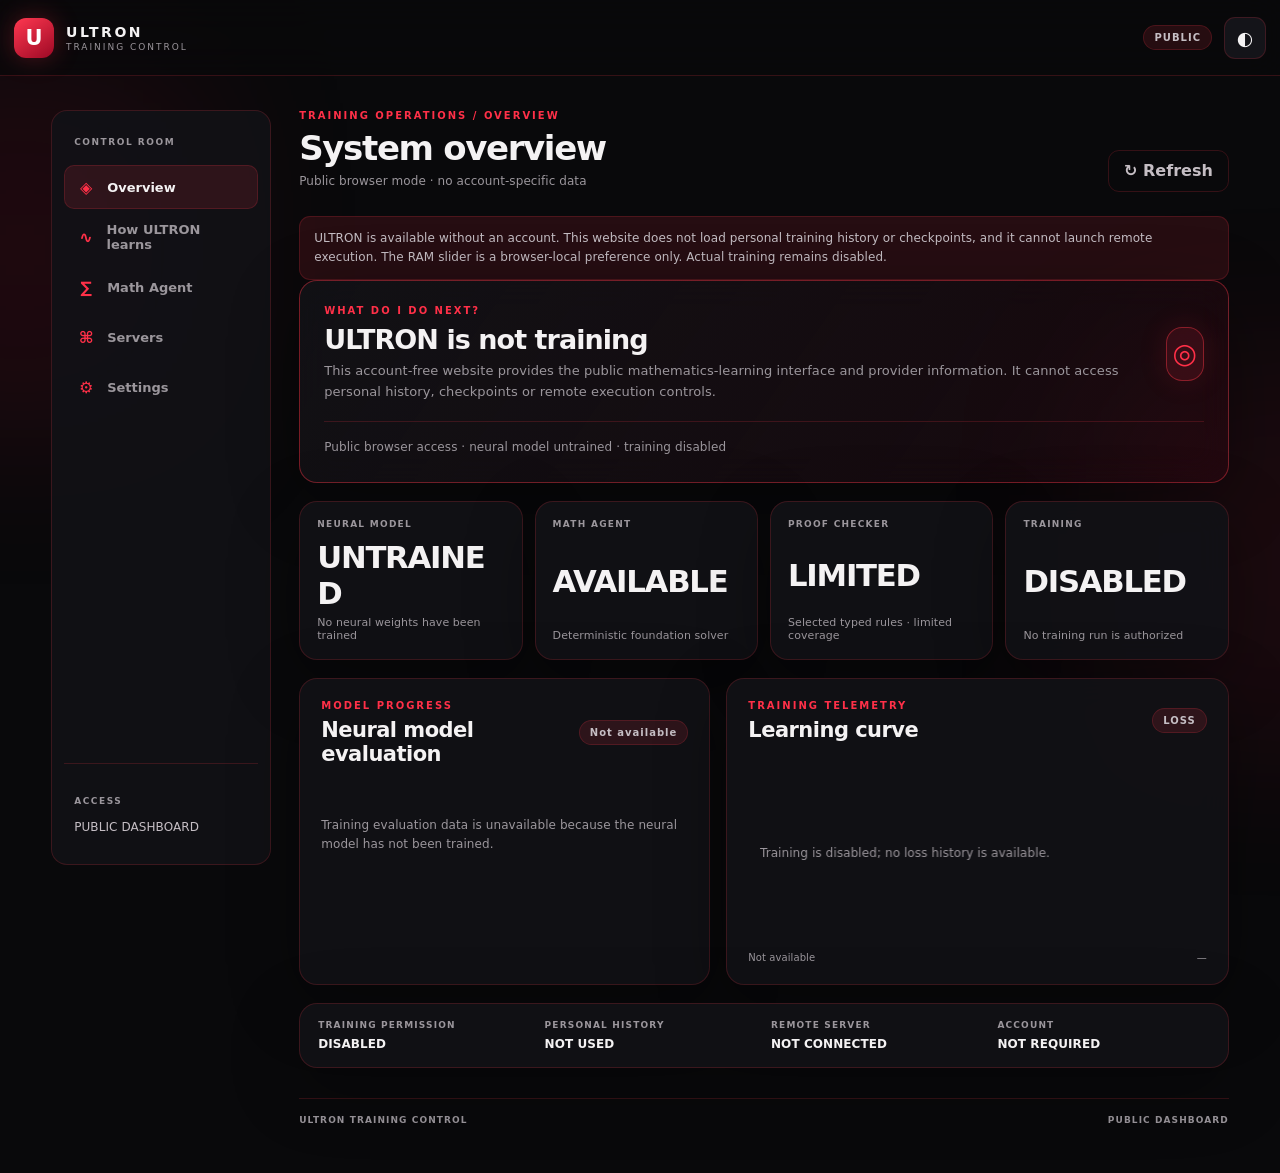
<file: index.html>
<!doctype html>
<html lang="en">
<head>
  <meta charset="utf-8">
  <meta name="viewport" content="width=device-width, initial-scale=1">
  <meta http-equiv="refresh" content="0;url=./dashboard/">
  <title>ULTRON Training Control</title>
</head>
<body>
  <p>Opening <a href="./dashboard/">ULTRON Training Control</a>…</p>
  <script>window.location.replace("./dashboard/");</script>
</body>
</html>
</file>
<file: dashboard/styles.css>
:root {
  color-scheme: dark;
  --bg: #09090b;
  --surface: rgba(18, 18, 22, .92);
  --surface-2: #141419;
  --surface-3: #1b1b22;
  --line: rgba(255, 55, 72, .18);
  --line-strong: rgba(255, 55, 72, .42);
  --text: #f4f2f3;
  --muted: #9b969c;
  --soft: #c5bec4;
  --red: #ff3048;
  --red-2: #b80e2a;
  --red-soft: rgba(255, 48, 72, .12);
  --green: #6bd6a0;
  --amber: #ffbd62;
  --shadow: 0 18px 70px rgba(0, 0, 0, .32);
  --radius: 18px;
}
* { box-sizing: border-box; }
html { min-width: 320px; scroll-behavior: smooth; }
body {
  margin: 0;
  min-height: 100vh;
  overflow-x: hidden;
  background: var(--bg);
  color: var(--text);
  font-family: Inter, ui-sans-serif, system-ui, -apple-system, BlinkMacSystemFont, "Segoe UI", sans-serif;
  letter-spacing: .005em;
}
body[data-theme="light"] {
  color-scheme: light;
  --bg: #f3f1f2;
  --surface: rgba(255, 255, 255, .94);
  --surface-2: #fff;
  --surface-3: #f4eef0;
  --line: rgba(184, 14, 42, .16);
  --line-strong: rgba(184, 14, 42, .34);
  --text: #191317;
  --muted: #70656b;
  --soft: #4d4147;
  --red: #c91535;
  --red-2: #9f0e28;
  --red-soft: rgba(201, 21, 53, .08);
  --shadow: 0 18px 60px rgba(40, 12, 22, .08);
}
button, input, select { font: inherit; }
button, a { -webkit-tap-highlight-color: transparent; }
button { cursor: pointer; }
button:disabled { cursor: not-allowed; opacity: .48; }
a { color: inherit; }
[hidden] { display: none !important; }
.ambient { position: fixed; pointer-events: none; z-index: -1; filter: blur(85px); opacity: .14; }
.ambient-one { width: 360px; height: 360px; top: 70px; left: -160px; background: #a70e2a; }
.ambient-two { width: 420px; height: 420px; right: -230px; top: 38%; background: #e31c3d; opacity: .08; }
.topbar {
  height: 76px;
  padding: 0 clamp(18px, 4vw, 56px);
  display: flex;
  align-items: center;
  justify-content: space-between;
  border-bottom: 1px solid var(--line);
  background: rgba(9, 9, 11, .72);
  backdrop-filter: blur(18px);
  position: sticky;
  top: 0;
  z-index: 20;
}
body[data-theme="light"] .topbar { background: rgba(255, 255, 255, .78); }
.brand { display: flex; gap: 12px; align-items: center; text-decoration: none; }
.brand-mark {
  display: grid;
  place-items: center;
  width: 40px;
  height: 40px;
  border-radius: 12px;
  color: #fff;
  font-weight: 900;
  font-size: 21px;
  background: linear-gradient(145deg, #ff3850, #9d0925);
  box-shadow: 0 0 26px rgba(255, 48, 72, .28);
}
.brand-copy { display: grid; gap: 2px; }
.brand-copy strong { letter-spacing: .18em; font-size: 14px; }
.brand-copy small { color: var(--muted); font-size: 9px; letter-spacing: .22em; }
.topbar-right { display: flex; align-items: center; gap: 12px; }
.connection-badge, .small-pill {
  border: 1px solid var(--line);
  background: var(--red-soft);
  color: var(--soft);
  padding: 6px 10px;
  border-radius: 999px;
  font-size: 10px;
  font-weight: 800;
  letter-spacing: .1em;
  white-space: nowrap;
}
.connection-badge.connected { color: var(--green); border-color: rgba(107, 214, 160, .3); background: rgba(107, 214, 160, .08); }
.connection-badge.stale { color: var(--amber); border-color: rgba(255, 189, 98, .3); background: rgba(255, 189, 98, .08); }
.icon-button, .quiet-button, .copy-id-button, .secondary-button, .primary-button {
  border-radius: 11px;
  min-height: 42px;
  padding: 0 15px;
  border: 1px solid var(--line);
  color: var(--text);
  background: var(--surface-2);
  font-weight: 700;
  transition: transform .16s ease, border-color .16s ease, background .16s ease;
}
.icon-button { width: 42px; padding: 0; font-size: 19px; }
.quiet-button { background: transparent; color: var(--soft); }
.copy-id-button { min-height: 34px; font-size: 11px; padding: 0 10px; color: var(--soft); }
.primary-button {
  color: #fff;
  border-color: transparent;
  background: linear-gradient(135deg, var(--red), var(--red-2));
  box-shadow: 0 8px 22px rgba(255, 48, 72, .17);
}
.secondary-button { background: var(--red-soft); border-color: var(--line-strong); color: var(--text); }
.icon-button:hover, .quiet-button:hover, .copy-id-button:hover, .secondary-button:hover, .primary-button:hover { transform: translateY(-1px); border-color: var(--line-strong); }
.button-link { display: inline-flex; align-items: center; justify-content: center; text-decoration: none; }
.page-shell { width: min(1500px, 100%); margin: 0 auto; padding: 34px clamp(16px, 4vw, 56px) 48px; }
.panel {
  background: var(--surface);
  border: 1px solid var(--line);
  border-radius: var(--radius);
  box-shadow: var(--shadow);
  backdrop-filter: blur(16px);
}
.auth-wrap {
  min-height: calc(100vh - 150px);
  display: grid;
  grid-template-columns: minmax(0, 1.1fr) minmax(320px, 440px);
  align-items: center;
  gap: clamp(34px, 7vw, 110px);
  padding: 30px 4vw 70px;
}
.auth-hero { max-width: 700px; }
.eyebrow { color: var(--red); font-size: 10px; font-weight: 900; letter-spacing: .2em; text-transform: uppercase; }
.pulse-dot, .status-dot { display: inline-block; width: 7px; height: 7px; margin-right: 7px; border-radius: 50%; background: var(--red); box-shadow: 0 0 13px var(--red); vertical-align: middle; }
.auth-hero h1 { font-size: clamp(38px, 6vw, 74px); line-height: 1.02; letter-spacing: -.055em; margin: 22px 0 18px; }
.auth-hero h1 span { color: var(--red); text-shadow: 0 0 35px rgba(255, 48, 72, .2); }
.auth-hero p { color: var(--muted); max-width: 520px; font-size: 16px; line-height: 1.75; }
.auth-points { display: flex; flex-wrap: wrap; gap: 10px; margin-top: 30px; }
.auth-points span { border: 1px solid var(--line); border-radius: 999px; padding: 8px 11px; font-size: 9px; font-weight: 800; letter-spacing: .13em; color: var(--soft); }
.auth-card { padding: 28px; }
.panel-heading, .section-heading, .page-heading, .section-intro, .next-action-top, .next-action-bottom, .toggle-row, .control-row { display: flex; align-items: center; justify-content: space-between; gap: 18px; }
.panel-heading h2, .section-heading h2, .section-intro h2, .section-panel h2 { margin: 7px 0 0; font-size: 21px; letter-spacing: -.025em; }
.lock-mark { width: 42px; height: 42px; border-radius: 12px; display: grid; place-items: center; color: var(--red); background: var(--red-soft); border: 1px solid var(--line); font-size: 23px; }
.auth-tabs { display: grid; grid-template-columns: 1fr 1fr; padding: 4px; gap: 4px; margin: 24px 0 18px; background: var(--surface-3); border-radius: 12px; }
.auth-tab { min-height: 38px; border: 0; border-radius: 9px; background: transparent; color: var(--muted); font-weight: 700; }
.auth-tab.active { color: var(--text); background: var(--surface); box-shadow: 0 2px 10px rgba(0,0,0,.12); }
.stack-form { display: grid; gap: 10px; }
.stack-form label, .manual-form label { color: var(--soft); font-size: 12px; font-weight: 700; }
.stack-form input, .manual-form input, .manual-form select {
  width: 100%;
  min-height: 46px;
  margin: 4px 0 8px;
  padding: 0 13px;
  color: var(--text);
  border: 1px solid var(--line);
  border-radius: 10px;
  outline: none;
  background: var(--surface-2);
}
.stack-form input:focus, .manual-form input:focus, .manual-form select:focus { border-color: var(--red); box-shadow: 0 0 0 3px var(--red-soft); }
.stack-form .primary-button { width: 100%; margin-top: 7px; }
.form-message { min-height: 20px; color: var(--amber); font-size: 12px; line-height: 1.5; }
.fine-print, .muted-text { color: var(--muted); font-size: 12px; line-height: 1.65; }
.dashboard-layout { display: grid; grid-template-columns: 220px minmax(0, 1fr); gap: 28px; align-items: start; }
.sidebar { min-height: calc(100vh - 145px); position: sticky; top: 102px; display: flex; flex-direction: column; padding: 18px 12px; border: 1px solid var(--line); border-radius: 16px; background: var(--surface); }
.sidebar-label { padding: 8px 10px; color: var(--muted); font-size: 9px; font-weight: 900; letter-spacing: .17em; }
.side-nav { display: grid; gap: 6px; margin-top: 10px; }
.nav-button { width: 100%; min-height: 44px; display: flex; align-items: center; gap: 12px; padding: 0 12px; border: 1px solid transparent; border-radius: 10px; color: var(--muted); text-align: left; background: transparent; font-size: 13px; font-weight: 700; }
.nav-button span { width: 18px; color: var(--red); font-size: 16px; text-align: center; }
.nav-button:hover, .nav-button.active { color: var(--text); border-color: var(--line); background: var(--red-soft); }
.sidebar-bottom { margin-top: auto; padding-top: 24px; border-top: 1px solid var(--line); }
.account-email { overflow-wrap: anywhere; padding: 6px 10px 12px; font-size: 12px; color: var(--soft); }
.main-column { min-width: 0; }
.page-heading { margin-bottom: 24px; align-items: flex-end; }
.page-heading h1 { margin: 7px 0 4px; font-size: clamp(25px, 3vw, 34px); letter-spacing: -.04em; }
.page-heading p { margin: 0; }
.view-section { display: grid; gap: 18px; min-width: 0; width: 100%; }
.view-section > * { min-width: 0; max-width: 100%; }
.next-action { padding: 24px; border-color: var(--line-strong); background: linear-gradient(125deg, var(--surface), rgba(75, 7, 22, .22)); }
.next-action h2 { font-size: clamp(20px, 2.5vw, 27px); margin: 8px 0 6px; letter-spacing: -.035em; }
.next-action p { color: var(--muted); margin: 0; font-size: 13px; line-height: 1.6; }
.next-action-icon { display: grid; place-items: center; width: 54px; height: 54px; border-radius: 16px; color: var(--red); background: var(--red-soft); border: 1px solid var(--line-strong); font-size: 28px; box-shadow: 0 0 30px rgba(255,48,72,.12); }
.next-action-bottom { margin-top: 18px; padding-top: 16px; border-top: 1px solid var(--line); flex-wrap: wrap; }
.metric-grid { display: grid; grid-template-columns: repeat(4, minmax(0,1fr)); gap: 12px; }
.metric-card { min-height: 125px; padding: 17px; display: flex; flex-direction: column; justify-content: space-between; }
.metric-label { color: var(--muted); font-size: 9px; font-weight: 900; letter-spacing: .14em; }
.metric-value { display: block; margin: 10px 0 5px; font-size: clamp(22px, 2.4vw, 31px); letter-spacing: -.04em; overflow-wrap: anywhere; }
.metric-value.numeric { font-variant-numeric: tabular-nums; }
.metric-card small { color: var(--muted); font-size: 11px; }
.two-column { display: grid; grid-template-columns: minmax(0, .9fr) minmax(0, 1.1fr); gap: 16px; }
.section-panel, .table-panel { padding: 21px; }
.mastery-list { display: grid; gap: 15px; margin-top: 20px; }
.mastery-row { display: grid; gap: 7px; }
.mastery-label { display: flex; justify-content: space-between; gap: 10px; color: var(--soft); font-size: 11px; }
.mastery-label strong { color: var(--text); font-variant-numeric: tabular-nums; }
.progress-track { height: 7px; overflow: hidden; border-radius: 99px; background: var(--surface-3); }
.progress-fill { height: 100%; border-radius: inherit; background: linear-gradient(90deg, var(--red-2), var(--red)); box-shadow: 0 0 12px rgba(255,48,72,.25); }
.loss-chart { display: block; width: 100%; height: 190px; margin-top: 20px; }
.chart-footer { display: flex; justify-content: space-between; color: var(--muted); font-size: 10px; }
.metric-strip { display: grid; grid-template-columns: repeat(4, minmax(0,1fr)); padding: 16px 18px; gap: 14px; }
.metric-strip div { min-width: 0; display: grid; gap: 7px; }
.metric-strip span { color: var(--muted); font-size: 9px; font-weight: 900; letter-spacing: .13em; }
.metric-strip strong { overflow-wrap: anywhere; font-size: 12px; font-variant-numeric: tabular-nums; }
.control-row { justify-content: flex-start; flex-wrap: wrap; margin-top: 18px; }
.section-intro { margin-bottom: 2px; align-items: flex-end; }
.section-intro h2 { font-size: 25px; }
.section-intro p { margin: 7px 0 0; }
.text-link { color: var(--red); font-size: 12px; font-weight: 800; text-decoration: none; white-space: nowrap; }
.text-link:hover { text-decoration: underline; }
.server-list { display: grid; gap: 12px; }
.server-card { display: grid; grid-template-columns: minmax(0,1fr) auto; gap: 14px; padding: 18px; border: 1px solid var(--line); border-radius: 15px; background: var(--surface); }
.server-card.next-server { border-color: var(--line-strong); box-shadow: 0 0 28px rgba(255,48,72,.1); }
.next-flag { padding: 5px 8px; border-radius: 99px; background: var(--red); color: #fff; font-size: 9px; font-weight: 900; letter-spacing: .12em; }
.server-main { min-width: 0; display: grid; gap: 10px; }
.server-title-row { display: flex; align-items: center; gap: 10px; flex-wrap: wrap; }
.server-number { color: var(--red); font-size: 10px; font-weight: 900; letter-spacing: .1em; }
.server-title { font-size: 15px; font-weight: 800; }
.server-sub { color: var(--muted); font-size: 11px; line-height: 1.55; }
.server-meta { display: flex; gap: 8px; flex-wrap: wrap; }
.meta-chip { padding: 5px 8px; border-radius: 7px; background: var(--surface-3); color: var(--soft); font-size: 10px; }
.status-pill { display: inline-flex; align-items: center; gap: 6px; width: fit-content; padding: 5px 8px; border-radius: 99px; font-size: 9px; font-weight: 900; letter-spacing: .08em; text-transform: uppercase; border: 1px solid var(--line); color: var(--soft); background: var(--surface-3); }
.status-pill.ready { color: var(--green); border-color: rgba(107,214,160,.25); background: rgba(107,214,160,.08); }
.status-pill.running { color: var(--red); background: var(--red-soft); }
.status-pill.out_of_quota, .status-pill.kicked_out { color: var(--amber); border-color: rgba(255,189,98,.3); }
.status-pill.unavailable_until { color: var(--amber); }
.server-actions { display: flex; flex-direction: column; justify-content: center; gap: 8px; min-width: 135px; }
.server-actions a, .server-actions button { text-align: center; font-size: 11px; min-height: 36px; padding: 0 10px; }
.server-actions input { width: 100%; min-height: 34px; color: var(--text); background: var(--surface-2); border: 1px solid var(--line); border-radius: 8px; padding: 0 7px; font-size: 10px; }
.quota-line { display: grid; gap: 6px; max-width: 520px; }
.quota-top { display: flex; justify-content: space-between; color: var(--muted); font-size: 10px; }
.quota-track { height: 5px; background: var(--surface-3); border-radius: 99px; overflow: hidden; }
.quota-fill { height: 100%; background: var(--red); border-radius: inherit; }
.manual-hours { margin-top: 4px; }
.manual-form { display: grid; grid-template-columns: 1fr 1fr 1.4fr auto; align-items: end; gap: 12px; margin-top: 18px; }
.manual-form label { min-width: 0; }
.manual-form input, .manual-form select { margin-bottom: 0; }
.manual-form button { min-height: 46px; white-space: nowrap; }
.table-panel { overflow: hidden; }
.table-panel .section-heading { margin-bottom: 16px; }
.table-panel .section-heading h2 { margin: 0; font-size: 17px; }
.table-scroll { width: 100%; overflow-x: auto; }
table { width: 100%; border-collapse: collapse; min-width: 600px; text-align: left; }
th { color: var(--muted); font-size: 9px; letter-spacing: .13em; text-transform: uppercase; font-weight: 900; padding: 11px 10px; border-bottom: 1px solid var(--line); }
td { padding: 13px 10px; color: var(--soft); font-size: 11px; border-bottom: 1px solid var(--line); }
tbody tr:last-child td { border-bottom: 0; }
.empty-cell { color: var(--muted); text-align: center; padding: 24px; }
.checkpoint-list { display: grid; gap: 12px; }
.checkpoint-card { padding: 17px; display: grid; grid-template-columns: minmax(0,1fr) auto; gap: 14px; border: 1px solid var(--line); border-radius: 14px; background: var(--surface); }
.checkpoint-title { font-size: 13px; font-weight: 800; overflow-wrap: anywhere; }
.checkpoint-details { display: flex; gap: 8px; flex-wrap: wrap; margin-top: 8px; }
.checkpoint-actions { display: flex; align-items: center; gap: 7px; flex-wrap: wrap; justify-content: flex-end; }
.checkpoint-actions button { min-height: 34px; font-size: 10px; padding: 0 10px; }
.toggle-row { margin-top: 18px; padding: 15px 0; border-top: 1px solid var(--line); }
.toggle-row div { display: grid; gap: 5px; }
.toggle-row strong { font-size: 13px; }
.toggle-row small { color: var(--muted); font-size: 11px; }
.switch { position: relative; display: inline-block; width: 48px; height: 27px; flex: 0 0 auto; }
.switch input { opacity: 0; width: 0; height: 0; }
.switch-slider { position: absolute; inset: 0; cursor: pointer; border-radius: 99px; background: var(--surface-3); border: 1px solid var(--line-strong); transition: .2s; }
.switch-slider:before { content: ""; position: absolute; height: 19px; width: 19px; left: 3px; top: 3px; border-radius: 50%; background: var(--muted); transition: .2s; }
.switch input:checked + .switch-slider { background: var(--red-soft); }
.switch input:checked + .switch-slider:before { transform: translateX(21px); background: var(--red); box-shadow: 0 0 10px rgba(255,48,72,.5); }
.copy-field { display: flex; gap: 8px; align-items: center; margin: 14px 0; }
.copy-field code { min-width: 0; flex: 1; padding: 12px; border-radius: 9px; background: var(--surface-3); color: var(--soft); font-size: 11px; overflow-wrap: anywhere; }
.terms-list { display: grid; grid-template-columns: repeat(2, minmax(0,1fr)); gap: 8px; margin-top: 16px; }
.terms-list a { padding: 11px 12px; border: 1px solid var(--line); border-radius: 9px; color: var(--soft); text-decoration: none; font-size: 11px; }
.terms-list a:hover { border-color: var(--line-strong); color: var(--red); }
.release-panel { border-style: dashed; }
.release-status { display: flex; align-items: center; gap: 8px; color: var(--amber); font-size: 12px; margin-top: 14px; }
.status-warn { background: var(--amber); box-shadow: none; }
.setup-list { color: var(--soft); font-size: 12px; line-height: 1.9; padding-left: 20px; }
.notice { padding: 12px 14px; border-radius: 11px; border: 1px solid var(--line); background: var(--red-soft); color: var(--soft); font-size: 12px; line-height: 1.6; }
.notice-warn { border-color: rgba(255,189,98,.35); background: rgba(255,189,98,.08); color: var(--amber); }
.notice-error { border-color: rgba(255,48,72,.5); background: rgba(255,48,72,.1); color: var(--text); }
.notice-success { border-color: rgba(107,214,160,.3); background: rgba(107,214,160,.08); color: var(--green); }
.empty-state { color: var(--muted); font-size: 12px; line-height: 1.6; padding: 18px 0; }
.footer-line { display: flex; justify-content: space-between; gap: 12px; margin-top: 30px; padding-top: 16px; border-top: 1px solid var(--line); color: var(--muted); font-size: 9px; font-weight: 800; letter-spacing: .12em; }
code { color: var(--red); font-size: .92em; }
@media (max-width: 1050px) {
  .dashboard-layout { grid-template-columns: 180px minmax(0,1fr); gap: 16px; }
  .metric-grid { grid-template-columns: repeat(2, minmax(0,1fr)); }
  .manual-form { grid-template-columns: 1fr 1fr; }
  .manual-form button { align-self: end; }
}
@media (max-width: 820px) {
  .page-shell { padding-top: 20px; }
  .auth-wrap { grid-template-columns: 1fr; padding: 25px 0 50px; gap: 25px; }
  .auth-hero { padding: 0 4px; }
  .auth-hero h1 { font-size: clamp(38px, 11vw, 58px); }
  .auth-card { max-width: 520px; width: 100%; margin: 0 auto; }
  .dashboard-layout { grid-template-columns: 1fr; }
  .sidebar { min-height: auto; position: static; padding: 10px; }
  .sidebar-label, .sidebar-bottom { display: none; }
  .side-nav { grid-template-columns: repeat(5, minmax(0,1fr)); margin: 0; gap: 4px; }
  .nav-button { justify-content: center; padding: 0 4px; min-height: 46px; font-size: 10px; gap: 4px; flex-direction: column; }
  .nav-button span { font-size: 14px; width: auto; }
  .two-column { grid-template-columns: 1fr; }
  .metric-strip { grid-template-columns: repeat(2, minmax(0,1fr)); }
  .page-heading { align-items: flex-start; }
}
@media (max-width: 520px) {
  .topbar { height: 66px; padding: 0 14px; }
  .connection-badge { display: none; }
  .page-shell { padding-left: 12px; padding-right: 12px; }
  .metric-grid { gap: 8px; }
  .metric-card { min-height: 112px; padding: 13px; }
  .metric-value { font-size: 22px; }
  .next-action { padding: 18px; }
  .next-action-top { align-items: flex-start; }
  .next-action-icon { width: 42px; height: 42px; font-size: 21px; }
  .section-panel, .table-panel { padding: 16px; }
  .server-card, .checkpoint-card { grid-template-columns: 1fr; }
  .server-actions { flex-direction: row; flex-wrap: wrap; }
  .server-actions > * { flex: 1; }
  .manual-form { grid-template-columns: 1fr; }
  .terms-list { grid-template-columns: 1fr; }
  .footer-line { flex-direction: column; }
}

.ram-panel { border-color: var(--line-strong); min-width: 0; max-width: 100%; }
.ram-panel .section-heading {
  min-width: 0;
  align-items: flex-start;
  flex-wrap: wrap;
}
.ram-panel .section-heading > * { min-width: 0; }
.ram-panel .small-pill {
  max-width: 100%;
  white-space: normal;
  overflow-wrap: anywhere;
  text-align: center;
}
.ram-panel .ram-value-row {
  min-width: 0;
  flex-wrap: wrap;
}
.ram-panel .ram-value-row > * { min-width: 0; }
.ram-panel .ram-slider { min-width: 0; max-width: 100%; }
.ram-control { margin: 20px 0 14px; padding: 16px; border: 1px solid var(--line); border-radius: 13px; background: var(--surface-2); }
.ram-value-row, .ram-scale { display: flex; align-items: center; justify-content: space-between; gap: 12px; }
.ram-value-row label { color: var(--soft); font-size: 12px; font-weight: 800; }
.ram-value-row output { color: var(--red); font-size: 22px; font-weight: 900; font-variant-numeric: tabular-nums; }
.ram-slider { display: block; width: 100%; margin: 20px 0 10px; accent-color: var(--red); cursor: pointer; }
.ram-scale { color: var(--muted); font-size: 10px; }
.ram-panel .notice { margin-top: 12px; }


/* Cross-platform connected-device view */
.device-device-hero { display: flex; align-items: center; gap: 18px; padding: 22px; border-color: var(--line-strong); background: linear-gradient(120deg, var(--surface), rgba(75,7,22,.18)); }
.device-device-icon { display: grid; place-items: center; flex: 0 0 54px; width: 54px; height: 54px; border-radius: 15px; color: var(--red); background: var(--red-soft); border: 1px solid var(--line-strong); font-size: 27px; }
.device-device-copy { flex: 1; min-width: 0; }
.device-device-copy h2 { margin: 6px 0 4px; font-size: 20px; }
.device-device-copy p { margin: 0; }
.device-metric-grid { display: grid; grid-template-columns: repeat(4,minmax(0,1fr)); gap: 12px; }
.device-steps { display: grid; gap: 17px; padding: 0; margin: 20px 0; list-style: none; }
.device-steps li { display: grid; grid-template-columns: 38px minmax(0,1fr); gap: 12px; align-items: start; }
.device-steps li > span { display: grid; place-items: center; width: 34px; height: 34px; border: 1px solid var(--line-strong); border-radius: 10px; color: var(--red); font-size: 11px; font-weight: 900; }
.device-steps strong { display: block; color: var(--text); font-size: 13px; }
.device-steps p { margin: 5px 0 0; color: var(--muted); font-size: 11px; line-height: 1.65; }
.device-action-row { display: flex; align-items: center; flex-wrap: wrap; gap: 16px; margin-top: 16px; }
.device-controls button:disabled { opacity: .45; cursor: not-allowed; transform: none; }
.device-run-grid, .device-telemetry { display: grid; grid-template-columns: repeat(2,minmax(0,1fr)); gap: 10px; margin-top: 18px; }
.device-run-grid > div, .device-telemetry > div { display: grid; gap: 7px; padding: 13px; border: 1px solid var(--line); border-radius: 10px; background: var(--surface-2); min-width: 0; }
.device-run-grid span, .device-telemetry span { color: var(--muted); font-size: 9px; font-weight: 900; letter-spacing: .12em; }
.device-run-grid strong, .device-telemetry strong { color: var(--soft); font-size: 12px; overflow-wrap: anywhere; }
@media (max-width: 820px) {
  .side-nav { grid-template-columns: repeat(3,minmax(0,1fr)); }
  .device-metric-grid { grid-template-columns: repeat(2,minmax(0,1fr)); }
  .device-device-hero { align-items: flex-start; flex-wrap: wrap; }
  .device-device-hero > .status-pill { margin-left: 72px; }
}
@media (max-width: 520px) {
  .device-run-grid, .device-telemetry { grid-template-columns: 1fr 1fr; }
}


/* Restricted owner sign-in */
.auth-dialog {
  width: min(440px, calc(100vw - 28px));
  max-width: none;
  padding: 0;
  border: 1px solid var(--line-strong);
  border-radius: 20px;
  color: var(--text);
  background: var(--surface-2);
  box-shadow: 0 24px 90px rgba(0,0,0,.55);
}
.auth-dialog::backdrop { background: rgba(0,0,0,.72); backdrop-filter: blur(8px); }
.auth-card { display: grid; gap: 12px; padding: clamp(22px, 5vw, 32px); }
.auth-card h2 { margin: 0; font-size: 24px; }
.auth-card label { color: var(--soft); font-size: 12px; font-weight: 700; }
.auth-card input {
  width: 100%; min-height: 46px; border: 1px solid var(--line-strong);
  border-radius: 10px; padding: 10px 12px; color: var(--text);
  background: var(--surface); outline-offset: 3px;
}
.auth-actions { display: flex; justify-content: flex-end; gap: 10px; margin-top: 8px; }
@media (max-width: 520px) {
  .topbar-right { gap: 7px; }
  .topbar-right .secondary-button, .topbar-right .quiet-button { min-height: 38px; padding: 0 10px; font-size: 12px; }
  .auth-actions { flex-direction: column-reverse; }
  .auth-actions button { width: 100%; }
}


/* Mobile accessibility and safe-area refinements */
.skip-link {
  position: fixed;
  z-index: 100;
  top: max(8px, env(safe-area-inset-top));
  left: 12px;
  padding: 11px 14px;
  border: 2px solid var(--red);
  border-radius: 10px;
  color: var(--text);
  background: var(--surface-2);
  transform: translateY(-160%);
}
.skip-link:focus { transform: translateY(0); }
:focus-visible {
  outline: 3px solid var(--red);
  outline-offset: 3px;
}
button:focus:not(:focus-visible), a:focus:not(:focus-visible) { outline: none; }
.topbar {
  height: calc(76px + env(safe-area-inset-top));
  padding-top: env(safe-area-inset-top);
  padding-left: max(14px, env(safe-area-inset-left));
  padding-right: max(14px, env(safe-area-inset-right));
}
.page-shell {
  padding-bottom: max(48px, env(safe-area-inset-bottom));
}
.main-column:focus { outline: none; }
@media (max-width: 520px) {
  .topbar { gap: 8px; }
  .brand { gap: 8px; min-width: 0; }
  .brand-mark { width: 36px; height: 36px; flex: 0 0 36px; }
  .brand-copy strong { font-size: 12px; }
  .brand-copy small { font-size: 8px; letter-spacing: .14em; }
  .topbar-right { flex: 0 0 auto; }
  .topbar-right .icon-button { width: 38px; min-height: 38px; }
  .side-nav { gap: 6px; }
  .nav-button {
    min-width: 0;
    min-height: 56px;
    padding: 6px 3px;
    white-space: normal;
    line-height: 1.25;
    overflow-wrap: anywhere;
  }
}
@media (prefers-reduced-motion: reduce) {
  html { scroll-behavior: auto; }
  *, *::before, *::after {
    scroll-behavior: auto !important;
    animation-duration: .01ms !important;
    animation-iteration-count: 1 !important;
    transition-duration: .01ms !important;
  }
}


/* Respect landscape safe areas and touch-sized controls */
.page-shell {
  padding-left: max(clamp(16px, 4vw, 56px), env(safe-area-inset-left));
  padding-right: max(clamp(16px, 4vw, 56px), env(safe-area-inset-right));
}
@media (pointer: coarse) {
  button:not(.copy-id-button) { min-height: 44px; }
  .copy-id-button { min-height: 40px; }
}

/* Secure device pairing UI */
.pairing-code-panel { margin-top: 18px; padding: 18px; border: 1px solid var(--line-strong); border-radius: 14px; background: var(--surface-2); }
.pairing-code { display: block; margin: 12px 0; color: var(--red); font-size: clamp(30px, 8vw, 42px); font-weight: 900; letter-spacing: .2em; font-variant-numeric: tabular-nums; }
.paired-devices-wrap { margin-top: 22px; }
.paired-devices-wrap h3 { margin: 0; font-size: 16px; }
.paired-device-list { display: grid; gap: 10px; }
.paired-device-card { display: flex; justify-content: space-between; align-items: center; gap: 12px; padding: 14px; border: 1px solid var(--line); border-radius: 11px; background: var(--surface-2); }
.paired-device-card strong { color: var(--text); font-size: 13px; }
.paired-device-card p { margin: 5px 0 0; color: var(--muted); font-size: 11px; overflow-wrap: anywhere; }
@media (max-width: 520px) { .paired-device-card { align-items: flex-start; flex-direction: column; } }


/* Learning-first dashboard */
.learning-hero { padding: 24px; border-color: var(--line-strong); background: linear-gradient(125deg, var(--surface), rgba(75,7,22,.2)); }
.learning-hero h2 { margin: 8px 0 6px; font-size: clamp(21px,2.6vw,29px); letter-spacing: -.035em; }
.learning-hero > p { max-width: 760px; }
.learning-cycle { display: grid; grid-template-columns: repeat(5,minmax(0,1fr)); gap: 10px; margin-top: 22px; }
.learning-step { min-width: 0; display: grid; align-content: start; gap: 8px; padding: 14px; border: 1px solid var(--line); border-radius: 12px; background: var(--surface-2); }
.learning-step > span { color: var(--red); font-size: 10px; font-weight: 900; letter-spacing: .14em; }
.learning-step strong { font-size: 13px; }
.learning-step small { color: var(--muted); font-size: 11px; line-height: 1.55; }
.learning-grid { display: grid; grid-template-columns: repeat(2,minmax(0,1fr)); gap: 14px; }
.learning-list { display: grid; gap: 10px; padding-left: 18px; color: var(--soft); font-size: 12px; line-height: 1.65; }
.learning-list li::marker { color: var(--red); }
.status-pill-warn { color: var(--amber); border-color: rgba(255,189,98,.35); background: rgba(255,189,98,.08); }
.promotion-grid { display: grid; grid-template-columns: repeat(3,minmax(0,1fr)); gap: 10px; margin-top: 16px; }
.promotion-grid > div { padding: 14px; border: 1px solid var(--line); border-radius: 11px; background: var(--surface-2); }
.promotion-grid strong { font-size: 12px; }
.promotion-grid p { margin: 7px 0 0; color: var(--muted); font-size: 11px; line-height: 1.6; }
.learning-status-list { display: grid; gap: 0; margin-top: 10px; }
.learning-status-list > div { display: grid; grid-template-columns: 10px minmax(0,1fr) auto; gap: 12px; align-items: center; padding: 14px 0; border-bottom: 1px solid var(--line); }
.learning-status-list > div:last-child { border-bottom: 0; }
.learning-status-list strong, .learning-status-list small { display: block; }
.learning-status-list strong { font-size: 12px; }
.learning-status-list small { margin-top: 4px; color: var(--muted); font-size: 11px; line-height: 1.5; }
.learning-status-list .status-dot { margin: 0; }
.status-ready { background: var(--green); box-shadow: 0 0 10px rgba(107,214,160,.35); }
.status-text-ready, .status-text-warn { font-size: 9px; font-weight: 900; letter-spacing: .1em; white-space: nowrap; }
.status-text-ready { color: var(--green); }
.status-text-warn { color: var(--amber); }
@media (max-width: 1050px) {
  .learning-cycle { grid-template-columns: repeat(3,minmax(0,1fr)); }
}
@media (max-width: 820px) {
  .learning-cycle { grid-template-columns: repeat(2,minmax(0,1fr)); }
  .promotion-grid { grid-template-columns: 1fr; }
}
@media (max-width: 520px) {
  .learning-grid { grid-template-columns: 1fr; }
  .learning-hero { padding: 17px; }
  .learning-step { padding: 12px; }
  .learning-status-list > div { grid-template-columns: 9px minmax(0,1fr); }
  .learning-status-list .status-text-ready, .learning-status-list .status-text-warn { grid-column: 2; }
}


/* Owner-only cloud data library */
.data-upload-form { display: grid; grid-template-columns: minmax(0,1fr) auto; align-items: end; gap: 12px; margin-top: 16px; }
.data-upload-form label { grid-column: 1 / -1; color: var(--soft); font-size: 12px; font-weight: 800; }
.data-upload-form input { width: 100%; min-height: 44px; color: var(--text); background: var(--surface-2); border: 1px solid var(--line); border-radius: 10px; padding: 9px; }
.data-file-list { display: grid; gap: 9px; }
.data-file-card { display: flex; align-items: center; justify-content: space-between; gap: 14px; padding: 14px; border: 1px solid var(--line); border-radius: 12px; background: var(--surface); }
.data-file-main { min-width: 0; display: grid; gap: 6px; }
.data-file-main strong { overflow-wrap: anywhere; font-size: 13px; }
.data-file-main small { color: var(--muted); font-size: 10px; }
.data-file-actions { display: flex; flex-wrap: wrap; gap: 7px; }
.data-file-actions button { min-height: 38px; }
@media (max-width: 520px) { .data-upload-form { grid-template-columns: 1fr; } .data-file-card { align-items: flex-start; flex-direction: column; } .data-file-actions { width: 100%; } .data-file-actions button { flex: 1; } }


/* Ask ULTRON: owner-only evidence retrieval */
.ask-question-form { display: grid; gap: 12px; margin-top: 14px; }
.ask-question-form label { color: var(--soft); font-size: 12px; font-weight: 800; }
.ask-question-form textarea { width: 100%; min-height: 92px; resize: vertical; color: var(--text); background: var(--surface-2); border: 1px solid var(--line); border-radius: 10px; padding: 12px; font: inherit; }
.ask-question-form button { justify-self: start; }
.ask-results { display: grid; gap: 12px; }
.ask-answer-intro { color: var(--soft); font-size: 13px; line-height: 1.6; }
.ask-evidence-list { display: grid; gap: 10px; }
.ask-evidence-card { border: 1px solid var(--line); border-radius: 12px; padding: 14px; background: var(--surface); }
.ask-evidence-card strong { display: block; margin-bottom: 8px; color: var(--accent); font-size: 12px; overflow-wrap: anywhere; }
.ask-evidence-card p { margin: 0; color: var(--text); font-size: 13px; line-height: 1.65; white-space: pre-wrap; overflow-wrap: anywhere; }
@media (max-width: 520px) { .ask-question-form button { width: 100%; } }

.data-upload-form { grid-template-columns: minmax(0, 1fr); }
.data-upload-form input[type="file"] { min-width: 0; max-width: 100%; }


/* Data Library selection and folder deletion controls */
.data-library-toolbar,.data-folder-actions{display:flex;flex-wrap:wrap;align-items:center;gap:.65rem;margin:.75rem 0}
.data-library-toolbar label,.data-file-select{display:flex;align-items:center;gap:.5rem;color:var(--muted-text)}
.data-file-card{display:flex;align-items:center;gap:.75rem}
.data-file-main{min-width:0;flex:1}
.data-file-actions{display:flex;flex-wrap:wrap;gap:.5rem}
@media(max-width:640px){.data-file-card{align-items:flex-start;flex-wrap:wrap}.data-file-actions{width:100%;padding-left:2rem}}


/* Browser Math Agent */
.math-agent-form { display:grid; gap:10px; margin-top:16px; }
.math-agent-form label { color:var(--soft); font-size:12px; font-weight:800; }
.math-agent-form select,.math-agent-form textarea { width:100%; min-height:46px; padding:12px; border:1px solid var(--line); border-radius:10px; color:var(--text); background:var(--surface-2); font:inherit; }
.math-agent-form textarea { resize:vertical; min-height:88px; }
.math-agent-result { display:grid; gap:12px; }
.math-agent-result h3 { margin:0; font-size:15px; }
.math-answer { margin:0; color:var(--red); font-size:clamp(25px,4vw,36px); font-weight:900; overflow-wrap:anywhere; }
.math-knowledge { display:grid; gap:8px; padding:15px; border:1px solid var(--line); border-radius:12px; background:var(--surface-2); }
.math-knowledge strong { font-size:13px; }
.math-knowledge p { margin:0; color:var(--soft); font-size:12px; line-height:1.6; }
.math-agent-result ol { margin:0; padding-left:22px; color:var(--soft); font-size:12px; line-height:1.8; }
.math-metric-grid { display:grid; grid-template-columns:repeat(4,minmax(0,1fr)); gap:10px; margin-top:18px; }
.math-metric-grid > div { min-width:0; display:grid; gap:8px; padding:14px; border:1px solid var(--line); border-radius:11px; background:var(--surface-2); }
.math-metric-grid span { color:var(--muted); font-size:9px; font-weight:900; letter-spacing:.1em; }
.math-metric-grid strong { color:var(--soft); font-size:21px; font-variant-numeric:tabular-nums; overflow-wrap:anywhere; }
.math-controls { margin-top:16px; }
@media(max-width:820px){.math-metric-grid{grid-template-columns:repeat(2,minmax(0,1fr));}}
@media(max-width:520px){.math-agent-form .control-row button,.math-controls button{flex:1 1 100%;}.math-metric-grid strong{font-size:19px;}}

.math-topic-metrics { display:grid; grid-template-columns:repeat(2,minmax(0,1fr)); gap:8px; margin-top:16px; }
.math-topic-metrics > div { display:flex; justify-content:space-between; align-items:center; gap:10px; padding:10px 12px; border:1px solid var(--line); border-radius:9px; background:var(--surface-2); min-width:0; }
.math-topic-metrics strong { color:var(--soft); font-size:11px; }
.math-topic-metrics small { color:var(--muted); font-size:10px; text-align:right; }
@media(max-width:520px){.math-topic-metrics{grid-template-columns:1fr}.math-topic-metrics > div{align-items:flex-start;flex-direction:column}.math-topic-metrics small{text-align:left}}

/* Keep dashboard navigation readable on narrow touch screens. */
@media (max-width: 520px) {
  .side-nav { grid-template-columns: repeat(3, minmax(0, 1fr)); }
  .nav-button { min-height: 64px; }
}
@media (max-width: 360px) {
  .side-nav { grid-template-columns: repeat(2, minmax(0, 1fr)); }
  .nav-button {
    flex-direction: row;
    justify-content: flex-start;
    min-height: 48px;
    padding: 8px 10px;
    text-align: left;
  }
  .nav-button span { width: 18px; }
}

/* Prevent the owner controls from crowding the brand on compact screens. */
@media (max-width: 520px) {
  .topbar-right { gap: 6px; }
  .topbar-right .secondary-button {
    min-height: 44px;
    padding: 0 9px;
    font-size: 11px;
  }
  .topbar-right .icon-button { width: 44px; min-height: 44px; }
}
@media (max-width: 360px) {
  .topbar { padding-left: 10px; padding-right: 10px; }
  .brand-copy small { letter-spacing: .1em; }
}

/* Conversational mathematics shell: bounded, local-only chat UI. */
.conversation-transcript {
  display:flex;
  flex-direction:column;
  gap:12px;
  max-height:560px;
  overflow-y:auto;
  overscroll-behavior:contain;
  padding:12px;
  border:1px solid var(--line);
  border-radius:12px;
  background:var(--surface-2);
}
.conversation-message {
  max-width:min(100%,760px);
  min-width:0;
  padding:14px;
  border:1px solid var(--line);
  border-radius:12px;
  overflow-wrap:anywhere;
}
.conversation-user { align-self:flex-end; background:var(--surface); }
.conversation-assistant { align-self:flex-start; background:var(--surface-2); }
.conversation-role,.conversation-topic {
  color:var(--muted);
  font-size:10px;
  font-weight:800;
  letter-spacing:.12em;
}
.conversation-copy,.conversation-detail { margin:8px 0; color:var(--text); line-height:1.55; }
.conversation-answer { margin:10px 0; font-size:clamp(20px,4vw,28px); font-weight:800; color:var(--text); overflow-wrap:anywhere; }
.conversation-concept { display:block; margin-top:12px; color:var(--soft); }
.conversation-steps { padding-left:22px; color:var(--text); line-height:1.65; }
.conversation-verification {
  display:inline-block;
  margin-top:8px;
  padding:6px 9px;
  border:1px solid var(--line);
  border-radius:999px;
  color:var(--muted);
  font-size:10px;
  font-weight:800;
  letter-spacing:.08em;
}
.conversation-verification.is-verified { color:var(--success,var(--soft)); }
.conversation-form { display:grid; gap:10px; margin-top:14px; }
.conversation-form textarea { width:100%; min-height:84px; resize:vertical; }
.conversation-example { min-height:40px; margin-top:8px; }
@media(max-width:520px) {
  .conversation-transcript { max-height:460px; padding:8px; }
  .conversation-message { padding:11px; }
  .conversation-form .control-row { flex-wrap:wrap; }
  .conversation-form .control-row button { flex:1 1 130px; min-height:44px; }
}

/* Keep the math view heading and conversation panel inside narrow phone viewports. */
@media (max-width: 520px) {
  #view-math > .section-intro {
    align-items: flex-start;
    flex-wrap: wrap;
    min-width: 0;
  }
  #view-math > .section-intro > div {
    flex: 1 1 100%;
    min-width: 0;
  }
  #view-math > .section-intro > .status-pill {
    max-width: 100%;
    white-space: normal;
  }
  #view-math > .conversation-panel .section-heading {
    align-items: flex-start;
    flex-wrap: wrap;
    min-width: 0;
  }
  #view-math > .conversation-panel .section-heading > div {
    flex: 1 1 100%;
    min-width: 0;
  }
  #view-math > .conversation-panel .small-pill {
    max-width: 100%;
    white-space: normal;
    overflow-wrap: anywhere;
  }
}

/* Keep compact status labels from forcing horizontal scrolling on 320px devices. */
@media (max-width: 380px) {
  #view-math .section-heading,
  #view-math .section-intro {
    flex-wrap: wrap;
    align-items: flex-start;
    min-width: 0;
  }
  #view-math .section-heading > div,
  #view-math .section-intro > div {
    flex: 1 1 100%;
    min-width: 0;
  }
  #view-math .section-heading .small-pill,
  #view-math .section-intro .status-pill {
    display: inline-flex;
    max-width: 100%;
    min-width: 0;
    white-space: normal;
    overflow-wrap: anywhere;
    word-break: normal;
  }
}

.conversation-reasoning-summary {
  margin: 8px 0;
  padding: 8px 10px;
  border-left: 2px solid var(--red);
  border-radius: 0 8px 8px 0;
  background: var(--surface-3);
  color: var(--muted);
  font-size: 11px;
  line-height: 1.5;
  overflow-wrap: anywhere;
}
</file>
<file: dashboard/math-tutor.css>
.math-tutor-panel { display: grid; gap: 18px; }
.tutor-practice-grid { display: grid; grid-template-columns: minmax(0, 1.1fr) minmax(260px, .9fr); gap: 18px; }
.tutor-question-card, .tutor-progress-card { min-width: 0; padding: 18px; border: 1px solid var(--line); border-radius: 14px; background: var(--surface-2); }
.tutor-question { margin: 12px 0 18px; font-size: 1.15rem; font-weight: 650; overflow-wrap: anywhere; }
.tutor-answer-form { display: grid; gap: 10px; }
.tutor-answer-form input { width: 100%; min-height: 46px; padding: 10px 12px; color: var(--text); background: var(--bg); border: 1px solid var(--line-strong); border-radius: 10px; font: inherit; }
.tutor-actions { display: flex; flex-wrap: wrap; gap: 10px; }
.tutor-hint { min-height: 58px; padding: 12px; border-radius: 10px; background: var(--red-soft); color: var(--text); line-height: 1.5; overflow-wrap: anywhere; }
.tutor-feedback { min-height: 48px; line-height: 1.5; overflow-wrap: anywhere; }
.tutor-mastery-list { display: grid; gap: 9px; max-height: 430px; overflow: auto; }
.tutor-mastery-row { display: grid; grid-template-columns: minmax(0, 1fr) minmax(55px, .8fr) auto; align-items: center; gap: 9px; font-size: .78rem; }
.tutor-mastery-name { overflow-wrap: anywhere; }
.tutor-mastery-track { display: block; height: 7px; overflow: hidden; border-radius: 99px; background: var(--surface-3); }
.tutor-mastery-fill { display: block; height: 100%; background: var(--red); border-radius: inherit; }
.tutor-mastery-value { text-align: right; }
.tutor-due-label { grid-column: 1 / -1; color: var(--amber); }
@media (max-width: 760px) { .tutor-practice-grid { grid-template-columns: minmax(0, 1fr); } }

.tutor-axiom-context { padding: 10px 12px; border: 1px solid var(--line); border-radius: 10px; background: var(--surface-2); font-size: .82rem; line-height: 1.5; }
.tutor-axiom-context ul { margin: 7px 0 0; padding-left: 20px; }
.tutor-axiom-context li { margin: 4px 0; overflow-wrap: anywhere; }

.tutor-answer-form textarea { width: 100%; min-height: 76px; padding: 10px 12px; color: var(--text); background: var(--bg); border: 1px solid var(--line-strong); border-radius: 10px; font: inherit; resize: vertical; }
</file>
<file: dashboard/axiom-bank.css>
.axiom-bank-panel { display: grid; gap: 16px; }
.axiom-bank-toolbar { display: flex; flex-wrap: wrap; align-items: center; gap: 12px; }
.axiom-bank-toolbar input { flex: 1 1 220px; min-width: 0; min-height: 44px; padding: 10px 12px; color: var(--text); background: var(--bg); border: 1px solid var(--line-strong); border-radius: 10px; font: inherit; }
.axiom-bank-layout { display: grid; grid-template-columns: minmax(0, .9fr) minmax(0, 1.1fr); gap: 14px; }
.axiom-results { display: grid; align-content: start; gap: 7px; max-height: 390px; overflow: auto; }
.axiom-result { padding: 10px 12px; text-align: left; color: var(--text); background: var(--surface-2); border: 1px solid var(--line); border-radius: 9px; overflow-wrap: anywhere; font: inherit; font-size: .82rem; cursor: pointer; }
.axiom-result:hover, .axiom-result:focus-visible { border-color: var(--red); outline: none; }
.axiom-detail { min-width: 0; padding: 16px; border: 1px solid var(--line); border-radius: 12px; background: var(--surface-2); overflow-wrap: anywhere; }
.axiom-detail h3 { margin-top: 0; }
.axiom-formal { padding: 12px; border-left: 3px solid var(--red); background: var(--surface-3); font-family: ui-monospace, SFMono-Regular, Menlo, monospace; line-height: 1.6; }
.axiom-source-list { padding-left: 20px; }
.axiom-source-list a { color: var(--text); }
@media (max-width: 760px) { .axiom-bank-layout { grid-template-columns: minmax(0, 1fr); } .axiom-results { max-height: 240px; } }

.proof-kernel-panel textarea{width:100%;min-height:150px;resize:vertical;background:#090909;color:#f2f2f2;border:1px solid #6d1c28;border-radius:10px;padding:12px;font:12px/1.5 ui-monospace,SFMono-Regular,Consolas,monospace}
.proof-trace-result{white-space:pre-wrap;overflow-wrap:anywhere;background:#090909;border:1px solid #333;border-radius:10px;padding:12px;min-height:54px;color:#ddd}
</file>
